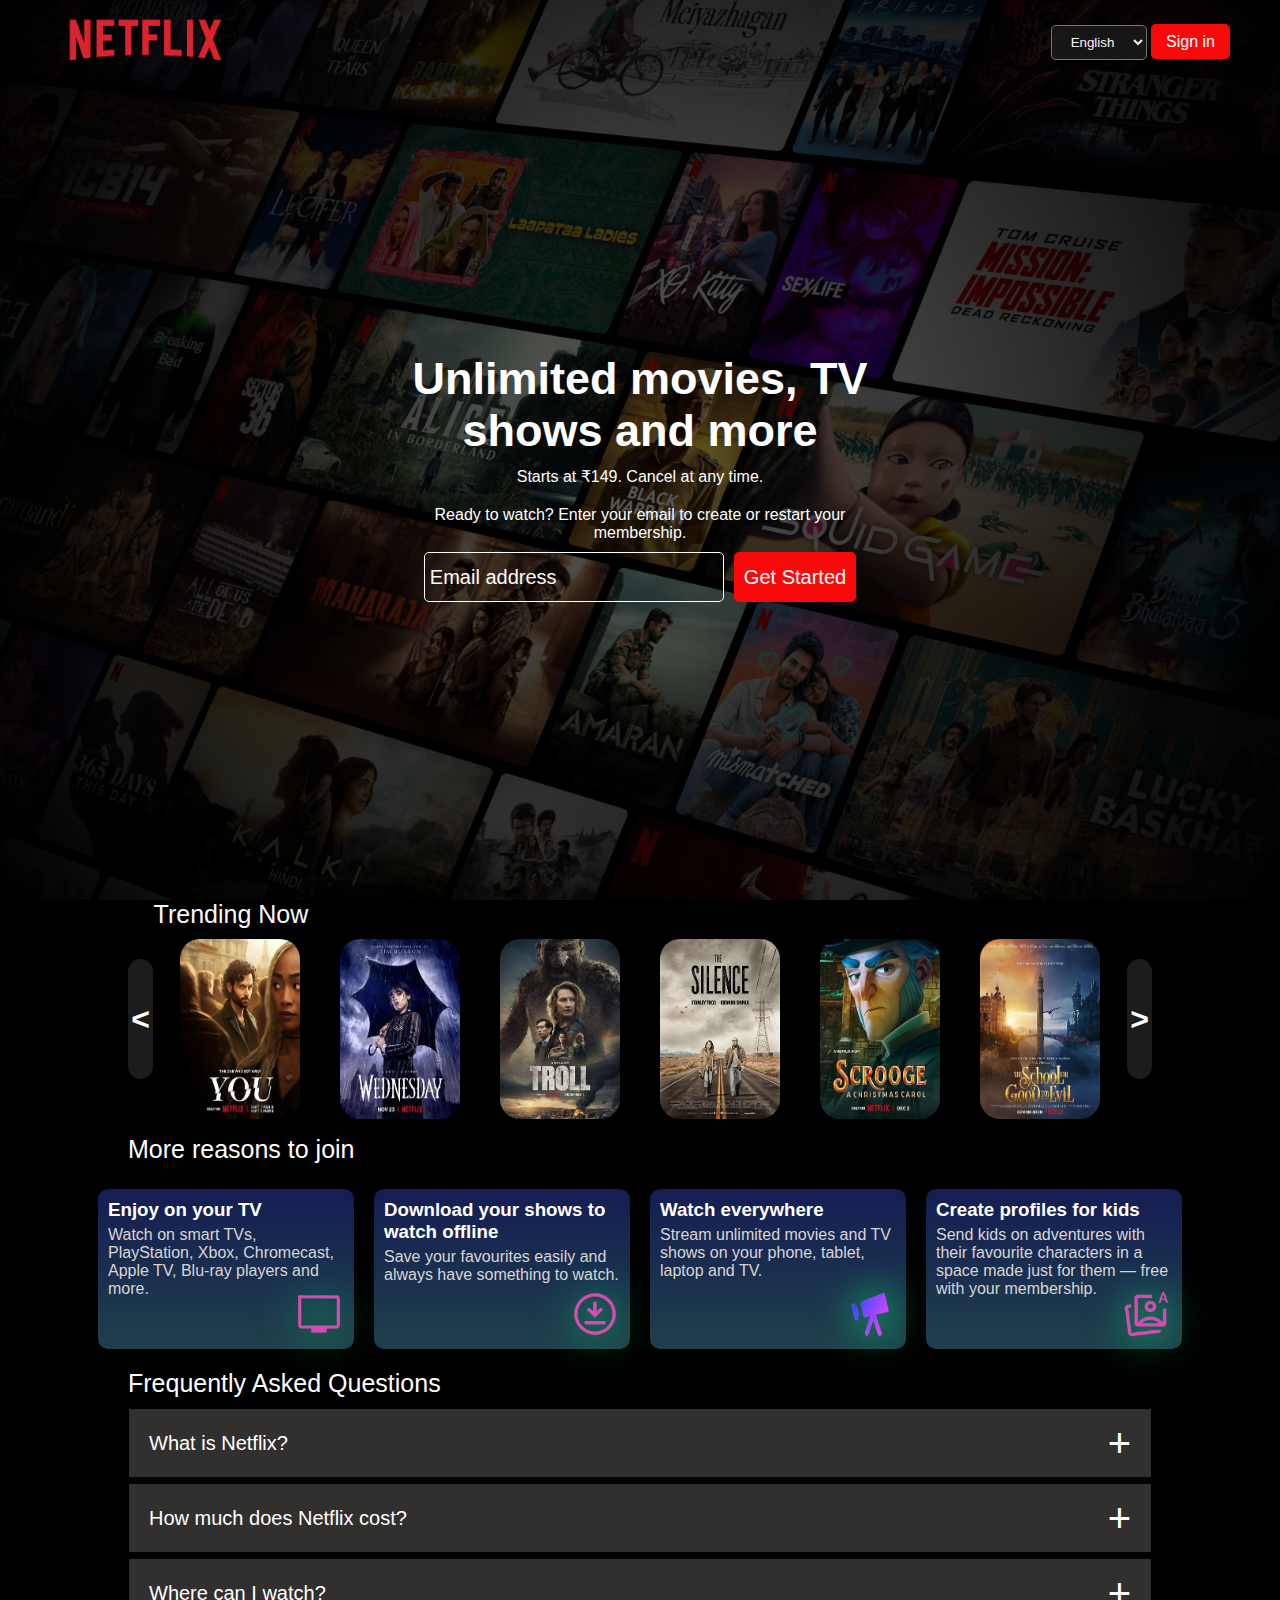
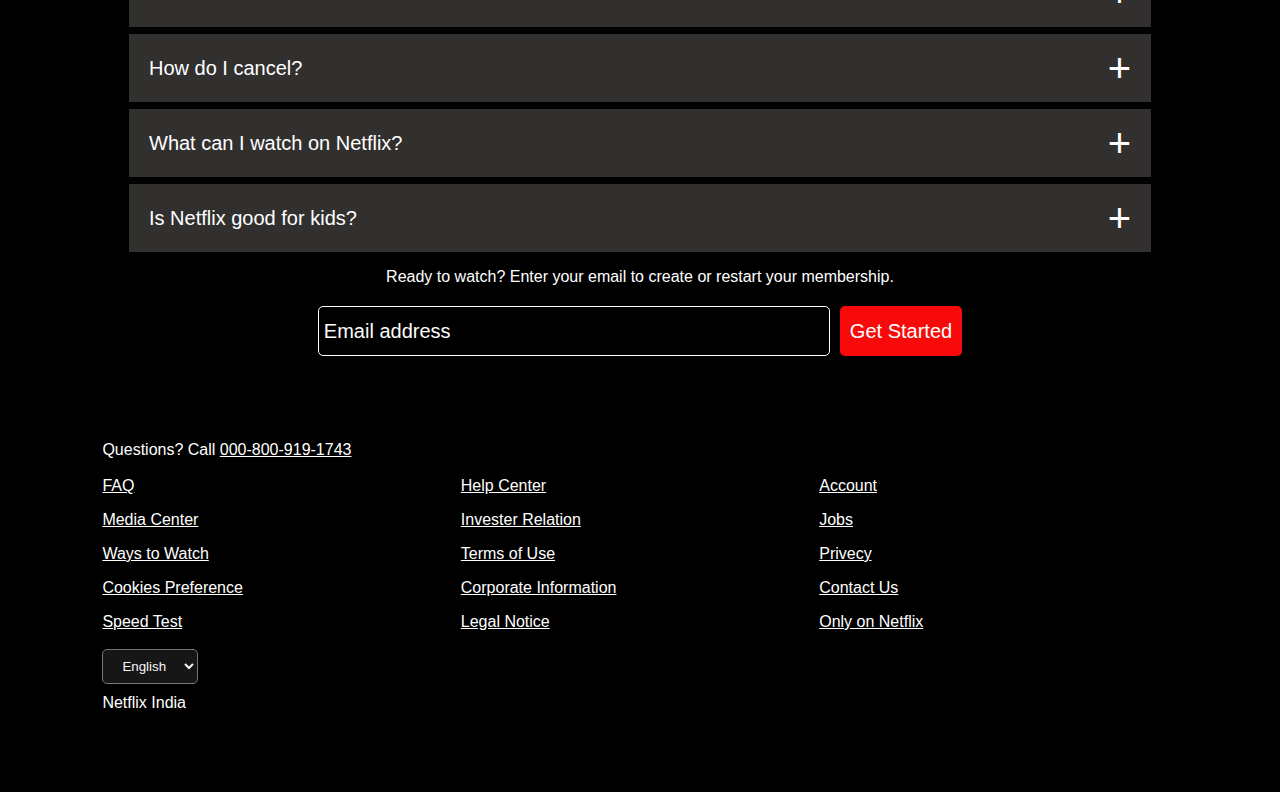
<file: index.html>
<!DOCTYPE html>
<html lang="en">
  <head>
    <meta charset="UTF-8" />
    <meta name="viewport" content="width=device-width, initial-scale=1.0" />
    <title>Netflix</title>
   <link rel="stylesheet" href="style.css">
   <link rel="icon" href="./image/N_image-removebg-preview.png" type="image/x-icon">


  </head>
  <body>
    <header>
      <nav>
        <div class="log">
          <img src="./image/Netflix_Logo_PMS.png" alt="Netflix logo" />
        </div>
        <div class="button">
          <select name="" id="">
            <option value="">English</option>
            <option value="">Hindi</option>
          </select>
          <a href="./loginPage.html"><button>Sign in</button></a>
        </div>
      </nav>
        
      <div class="heroSection">
        <div class="heroSectionPart">
            <h1>Unlimited movies, TV shows and more</h1>
            <p>Starts at ₹149. Cancel at any time.</p>
            <p>Ready to watch? Enter your email to create or restart your membership.</p>
           
        </div>
            <div class="inputContainer">
              
                  <div>
                    <label class="label" for="email1">Email address</label>
                    <input class="email" type="email" name="email1">
                  </div>
                  <button>
                    Get Started 
                  </button>
                  
                
            </div>
      </div>

    </header>

    

<!--     
  <div class="movieCard">
    <div class="card">
      <img src="./image/bloodhound.jpeg" alt="">
    </div>
    <div class="card">
      <img src="./image/leo.jpeg" alt="">
    </div>
    <div class="card">
      <img src="./image/moneyHiest.jpeg" alt="">
    </div>
    <div class="card">
      <img src="./image/movie1.jpeg" alt="">
    </div>
    <div class="card">
      <img src="./image/schoolForGodEvil.jpeg" alt="">
    </div>
    <div class="card">
      <img src="./image/scrooge.jpeg" alt="">
    </div>
    <div class="card">
      <img src="./image/silence.jpeg" alt="">
    </div>
    <div class="card">
      <img src="./image/troll.jpeg" alt="">
    </div>
    <div class="card">
      <img src="./image/wednesday.jpeg" alt="">
    </div>
    <div class="card">
      <img src="./image/you.jpeg" alt="">
    </div>
   

  </div> -->


<div class="movieCardContainer">  
  <div class="Trending">
      Trending Now
    </div> 
  <div id="movieCard">

    <div id="leftSlide">
      <h1>
        <
      </h1>
    </div>
    <div id="rightSlide">
      <h1>
        >
      </h1>
    </div>

  </div>
 </div>
  
    <div class="reasons">
      More reasons to join
    </div>
    <div class="reasonCard">
      <div class="card">
        <h3>Enjoy on your TV</h3>
        <p>Watch on smart TVs, PlayStation, Xbox, Chromecast, Apple TV, Blu-ray players and more.</p>
        <img src="./icon/tvIcon-removebg-preview.png" class="icon">
      </div>
      <div class="card">
        <h3>Download your shows to watch offline</h3>
        <p>Save your favourites easily and always have something to watch.</p>
        <img src="./icon/download_-removebg-preview.png" class="icon">
      </div>
      <div class="card">
        <h3>Watch everywhere</h3>
        <p>Stream unlimited movies and TV shows on your phone, tablet, laptop and TV.</p>
        <img src="./icon/telescope.png" class="icon">
      </div>
      <div class="card">
        <h3>Create profiles for kids</h3>
        <p>Send kids on adventures with their favourite characters in a space made just for them — free with your membership.</p>
        <img src="./icon/profileIcon-removebg-preview.png" class="icon">
      </div>
    </div>
    

<!-- Question answer section -->
 <div style="background-color: #000000; color: #ffffff; padding:10px 10%;font-size: 25px;">Frequently Asked Questions</div>
 <div id="ask">
      
 </div>
       <p style="background-color: #000000; color: #ffffff; text-align: center; padding: 10px 0px;">Ready to watch? Enter your email to create or restart your membership.</p>
          <div class="inputContainer readyToWatch">
             
                 <!-- <div>
                    <label for="email" id="label" >Email address</label>
                    <input class="email" type="email" name="email">
                  </div>
                  <button>
                    Get Started 
                  </button>    -->
                  <div>
                    <label class="label" for="email">Email address</label>
                    <input class="email" type="email" name="email">
                  </div>
                  <button>
                    Get Started 
                  </button>
            </div>
           

        <footer>
          <div class="cal ">Questions? Call <span style="text-decoration: underline; cursor: pointer;">000-800-919-1743</span>
          </div>
          <ul>
            <li>FAQ</li>
            <li>Help Center </li>
            <li>Account</li>
            <li>Media Center</li>
            <li>Invester Relation</li>
            <li>Jobs</li>
            <li>Ways to Watch</li>
            <li>Terms of Use</li>
            <li>Privecy</li>
            <li>Cookies Preference</li>
            <li>Corporate Information</li>
            <li>Contact Us</li>
            <li>Speed Test</li>
            <li>Legal Notice</li>
            <li>Only on Netflix</li>
            
          </ul>
           <div class="button">
          <select name="" id="">
            <option value="">English</option>
            <option value="">Hindi</option>
          </select>
         
        </div>
          <p style="padding: 10px 0px;">Netflix India</p>
        </footer>

  </body>
<script src="./script.js"></script>
</html>
</file>
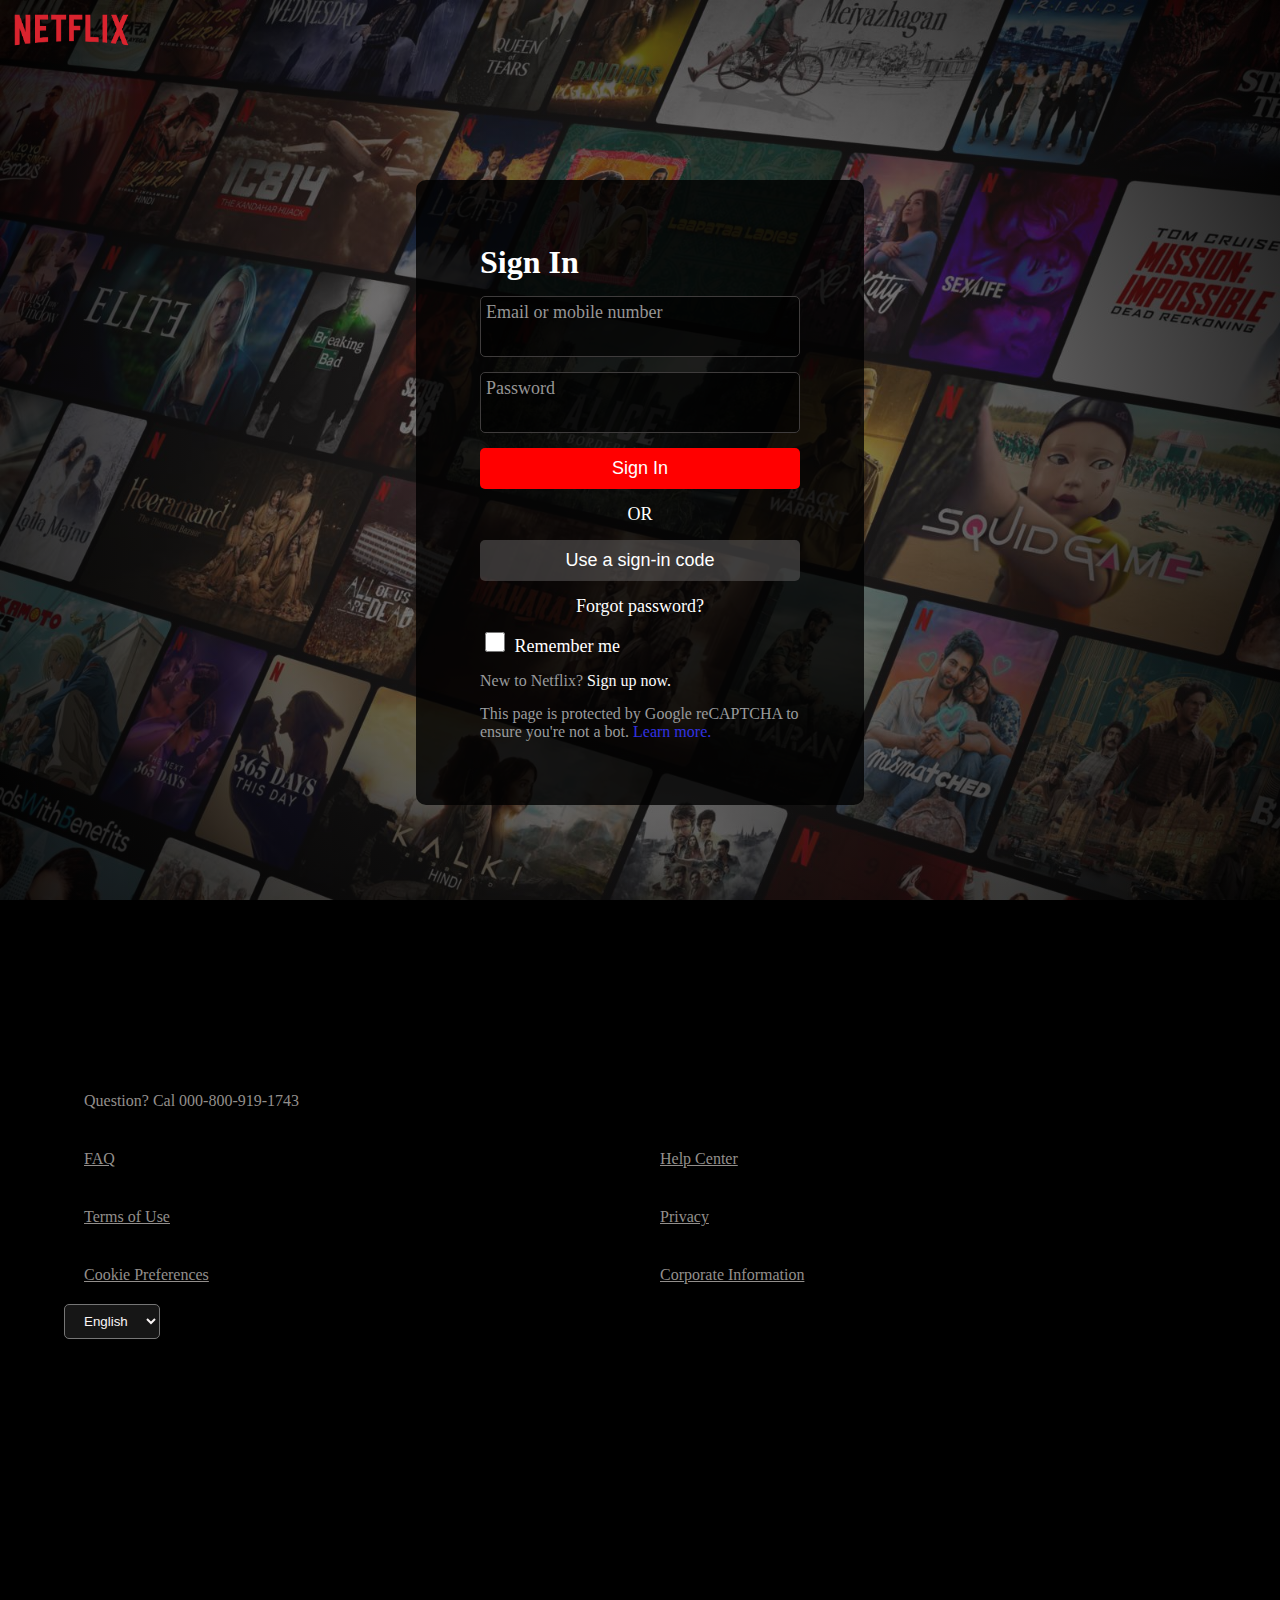
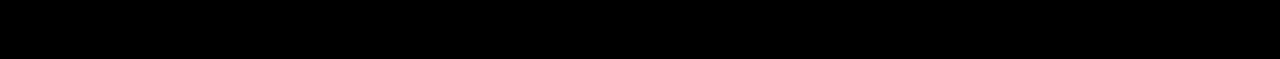
<file: loginPage.html>
<!DOCTYPE html>
<html lang="en">
<head>
    <meta charset="UTF-8">
    <meta name="viewport" content="width=device-width, initial-scale=1.0">
    <title>Login</title>
    <style>
       *{
        padding: 0;
        margin: 0;
        box-sizing: border-box;
       }
       body{
        background-color: black;
        color: rgb(147, 143, 140);
       }
        header{
            position: relative;
            background: radial-gradient(circle,rgba(110, 103, 103, 0.3),rgba(0, 0, 0, 0.89)),url(./image/IN-en-20250120-TRIFECTA-perspective_860a95da-c386-446e-af83-fef8ddd80803_large.jpg) ;
            background-size: cover;
            height: 100vh;
            width: 100vw;
            display: flex;
            justify-content: center;
            
          
        }
        .log img{
            position: absolute;
            top: 0px;
            left: 0px;
            height: 60px;
        }
        nav{
            position: absolute;
            top: 20%;
            background-color: rgba(0, 0, 0, 0.8);
            width: 55%;
            border-radius: 10px;
            color: white;
            padding:5% 5%;
            display: flex;
            flex-direction:column; 
            gap: 15px;
        }
        nav h1{
            font-size: xx-large;
        }
        .email{
             background-color: rgba(0, 0, 0, 0.6);
            display: flex;
            flex-direction: column;
            padding: 5px;
            border-radius: 5px;
            border: 1px solid rgb(63, 60, 60);
           
            color: rgb(150, 149, 149);
        }
        .email input{
            border: none;
            outline: none;
            padding: 5px;
            background: none;
            color: rgb(214, 209, 209);
            font-size: 16px;
        }
        .email label{
             font-size: 18px;
        }
        .signin{
            padding: 10px;
            border-radius: 5px;
            background-color: red;border: none;
            color: white;
            font-size: 18px;
        }
        .signCode{
            padding: 10px;
            border-radius: 5px;
            background-color: rgba(102, 99, 99,.5);
            border: none;
            color: white;
            font-size: 18px;
        }
        .or{
            text-align: center;
            font-size: 18px;
        }
        .forget{
            text-align: center;
            font-size: 18px;
        }
        a{
            text-decoration: none;
            color: rgb(50, 50, 227);
        }
        .remember{
            font-size: 18px;
            
        }
        .remember input{
            width: 30px;
            height: 20px;
           
        }
        footer{
            
            margin: 25% 5%;
        }
        ul{
            display: grid;
            grid-template-columns: 1fr 1fr;

        }
       li{
            
            list-style: none;
            margin: 20px;
            text-decoration: underline;
        }

      select {
        background-color: rgba(26, 26, 26, 0.829);
        border-radius: 5px;
        height: 35px;
        padding: 0px 15px;
        color: #faf5f5;
      }
        @media (max-width:400px) {
            nav{
                width: 90%;
                
            }
            footer{
            
            margin-top: 60%;
            }
        }
         @media (min-width:400px) {
            nav{
                width: 70%;
                
            }
            footer{
            
            margin-top: 50%;
            }
        }
         @media (min-width:720px) {
            nav{
                width: 50%;
                
            }
            footer{
            
            margin-top: 30%;
            }
        }
         @media (min-width:1240px) {
            nav{
                width: 35%;
                
            }
            footer{
            
            margin-top: 15%;
            }
        }
    </style>
</head>
<body>
    <header>

       <div class="log">
        <a href="./index.html"><img src="./image/Netflix_Logo_PMS.png" alt=""></a>
       </div>
       <nav>

        <h1>Sign In</h1>
        <div class="email">
            <label for="email">Email or mobile number</label>
            <input type="email" name="email">
        </div>
        <div class="email">
             <label for="password">Password</label>
            <input type="password" name="password">
        </div>
        <button class="signin">
            Sign In
        </button>
        <div class="or">OR</div>
        <button class="signCode">
            Use a sign-in code
        </button>
        <div class="forget">
            Forgot password?
        </div>
        <div class="remember">
            <input type="checkbox">
            Remember me
        </div>
        <div style="color: rgb(153, 155, 157);">
            New to Netflix? <span  style="color: rgb(250, 250, 251);">Sign up now.</span>
        </div>
        <div  style="color: rgb(153, 155, 157);">
            This page is protected by Google reCAPTCHA to ensure you're not a bot. <a href="#">Learn more.</a>
        </div>


       </nav>

    </header>

   <footer>
   <li style="text-decoration: none;">Question? Cal 000-800-919-1743 <span</span></li>
   <ul>
    <li>FAQ</li>
    <li>Help Center</li>
    <li>Terms of Use</li>
    <li>Privacy</li>
    <li>Cookie Preferences</li>
    <li>Corporate Information</li>
   </ul>
   <select name="" id="">
            <option value="">English</option>
            <option value="">Hindi</option>
          </select>
   </footer>
</body>
</html>
</file>
<file: style.css>
* {
        padding: 0;
        margin: 0;
        box-sizing: border-box;
        font-family:  sans-serif;
      }
      header {
        height: 100vh;
        width: 100vw;
        background: radial-gradient(
            circle,
            rgba(0, 0, 0, 0.5),
            rgba(0, 0, 0, 1)
          ),
          url(./image/IN-en-20250120-TRIFECTA-perspective_860a95da-c386-446e-af83-fef8ddd80803_large.jpg);

        background-size: cover;
        background-position: center;
      }

      /* nav bar */
      nav {
        display: flex;
        justify-content: space-between;
        align-items: center;
        padding: 0px 50px;
      }
      @media screen and (max-width: 480px) {
        nav {
          display: flex;
          flex-direction: column;
          justify-content: space-between;
          align-items: center;
          padding: 0px 30px;
        }
        .log img {
          height: 50px;
        }
      }

      /* Netflix Log */
      .log img {
        height: 80px;
        
      }
      /* .log::after{
        left: -120px;
        top: -14px;
        background: none;
        content: "Garibo Ka Rakhwala";
       position: relative;
       color: #fff;
       font-size: 8px;
      }  */
      .button select {
        background-color: rgba(26, 26, 26, 0.829);
        border-radius: 5px;
        height: 35px;
        padding: 0px 15px;
        color: #faf5f5;
      }

      .button button {
        color: #fff;
        height: 35px;
        padding: 0px 15px;
        border-radius: 5px;
        border: none;
        font-size: 16px;
        background-color: #f90a0a;
      }
      .button button:hover {
        background-color: #c40505;
        transition: 1s ease-in-out;
      }
/* heroSection */
      .heroSection{

        height: 88vh;
        display: flex;
        flex-direction: column;
        justify-content: center;
        align-items: center;
        color: #fff;
      }
      .heroSection .heroSectionPart{
     
        display: flex;
        flex-direction: column;
        align-items: center;
        width: 100%;
        text-align: center;
        
      }
      .heroSection .heroSectionPart p{
        margin: 10px 0px;
        width: 80%;
       
      }
      .heroSection .heroSectionPart h1{
       width: 80%;
        font-size: 35px;
      }
     
      .inputContainer{
        display: flex;
        justify-content: center;
        gap: 10px;
        width: 75%;

      }
      .inputContainer div{
        
        position: relative;
        padding: 2px;
        margin-bottom:5px ;
        width: 300px;
        height: 50px;
        border-radius: 5px;
        border: 1px solid #fff;
      }
      .inputContainer input{
        position:absolute;
        bottom: 1px;
        border: none;
        outline: none;
        width: 97%;
        background:none;
        padding: 3px 5px;
        font-size: 20px;
        color: #fff;
        
        
      }
      input:-webkit-autofill {
        color: #fff;
    background-color: transparent !important;
    transition: 5000s ease-in-out 0s; 
}
      .inputContainer label{
        color: #fefcfc;
        position: absolute;
        bottom: 12px;
        left: 5px;
        z-index: 1;
        font-size: 20px;
        transition:  1s ease;
      }
      /* .inputContainer label:hover{
        transition: all 0.8s ease ;
        font-size: 16px;
        bottom: 25px;
        left: 25px;
      } */
      
      .inputContainer button{
        background-color: #f90a0a;
        border: none;
        padding: 10px 10px;
        font-size: 20px;
        border-radius: 5px;
        height: 50px;
        color: #fff;
      }
      
      .movieCardContainer{
        width: 100vw;
        height: 220px;
        display: flex;
        flex-direction: column;
        justify-content: center;
        align-items: center;
        background-color: #000000;
      }
      .Trending{
        color: #f9f7f7;
        width: 100%;
        left: 0px;
        top: -30px;
        padding-left: 12%;
        font-size: 25px;
        background-color: #000000;
      }
    #movieCard{
      position: relative;
      width: 80vw;
      height: 220px;
        overflow: hidden;
       gap: 20px; 
        display: flex;
      justify-content: center;
      align-items: center;
      flex-wrap: wrap;
        
    }
     #movieCard .card{
      width: 140px;
      height: 200px;
      display: flex;
      justify-content: center;
      align-items: center;

     }
     #movieCard .card img{
        /* margin: 0px 12px; */
        border-radius: 20px;
        width: 120px;
        height: 180px;
        background-size: cover;
        background-repeat: no-repeat;
        transition: all 1s;
      }
      
       #movieCard .card img:hover{
         width: 140px;
        height: 200px;
         transition: all 1s;
       }
   #leftSlide{
    background-color: #242323cf;
    position: absolute;
    left: 0px;
    top: 30px;
    width: 25px;
    height: 120px;
    border-radius: 30px;
    display: flex;
    justify-content: center;
    align-items: center;
   }
   #leftSlide h1{
    font-weight: bolder;
    color: #fff;
    cursor: pointer;
   }

    #rightSlide{
    background-color: #242323cf;
    position: absolute;
    top:30px;
    right: 0px;
    width: 25px;
    height: 120px;
    border-radius: 30px;
    display: flex;
    justify-content: center;
    align-items: center;
   }
   #rightSlide h1{
    font-weight: bolder;
    color: #fff;
    cursor: pointer;
   }
   .reasons{
    color: #fff;
    padding:15px 10%;
    font-size: 25px;
    background-color: #000000;
   }
   .reasonCard {
    display: flex;
    justify-content: center;
    align-items: center;
    flex-wrap: wrap;
    background-color: #000000;
   }

   .reasonCard .card{
    background-image:linear-gradient(rgb(21, 29, 83),rgb(31, 64, 75));
    margin: 10px;
    width: 80%;
    height: 160px;
    color: #d9d5d5;
    padding: 10px;
    border-radius: 10px;
    position: relative;
   }
   .reasonCard .card h3{
    color: #fff;
    margin-bottom: 5px;
   }
   .reasonCard .card .icon{
    right: 10px;
    bottom: 10px;
    position: absolute;
    height: 50px;
    width: 50px;
    filter: drop-shadow(2px 2px 20px  rgb(0, 255, 110));
   }
   #ask{
    display: flex;
    flex-direction: column;
    align-items: center;
    background-color: #000000;

   }
   .question{
    width: 80vw;
    font-size: 20px;
    color: #fff;
    margin-bottom: 5px;
   }
   .title{
    padding: 0px 20px;
    background-color: #322f2f;
    height: 70px;
    display: flex;
    justify-content: space-between;
    align-items: center;
    border: 1px solid black;
    cursor: pointer;
   }
   .title div{
    font-size: 40px;
   }
   .title:hover{
    background-color: #454343;
   }
   .question .paragraph{
    background-color: #322f2f;
    font-size: 20px;
    padding: 10px 30px;
   }
      
   .readyToWatch{
    padding: 10px 0px;
    background-color: #000000;
    width: 100vw;
    color: #fffbfb;
   }
   .readyToWatch div{
    width: 65%;
   }
   li{
    list-style: none;
    margin: 8px 0px;
    cursor: pointer;
    text-decoration: underline;
   }
footer{
  background-color: #000000;
  color: #fff;
  padding: 70px 8%;
}
footer ul{
  padding: 10px 0px;
  display: grid;
  grid-template-columns: 1fr 1fr;
}



 @media screen and (min-width:900px){
  footer ul{
  grid-template-columns: 1fr 1fr 1fr;
}
          .readyToWatch div{
    width: 40%;
   }
        #question{
          width: 70vw;
        }
        .reasonCard .card{
          width: 40%;
        }
        .heroSection .heroSectionPart{
          width: 80%;
        }
        .heroSection .heroSectionPart p{
        
        width: 50%;
       
      }
      .heroSection .heroSectionPart h1{
       width: 65%;
        font-size: 45px;
      }
      }


       @media screen and (min-width:600px){
        .heroSection .heroSectionPart{
          width: 70%;
        }
       
       
      }

      @media screen and (min-width:1280px){
        .reasonCard .card{
          width: 20%;
        }
   
      }



      @media screen and (max-width:600px) {
          footer ul{
           grid-template-columns:  1fr;
          }
       
        .inputContainer button{
          padding: 10px 30px;
        }
        .inputContainer{
            width:80% ;
            display: flex;
            flex-direction: column;
            align-items: center;
            justify-content: center;
        }
        .inputContainer div{
          width: 100%;
        }
        .readyToWatch{
          width: 100%;
          padding: 10px 30px;
        }
        .readyToWatch div{
          width: 90%;
        }
              .question .paragraph{
   
    font-size: 14px;
    
   }

      }
</file>
